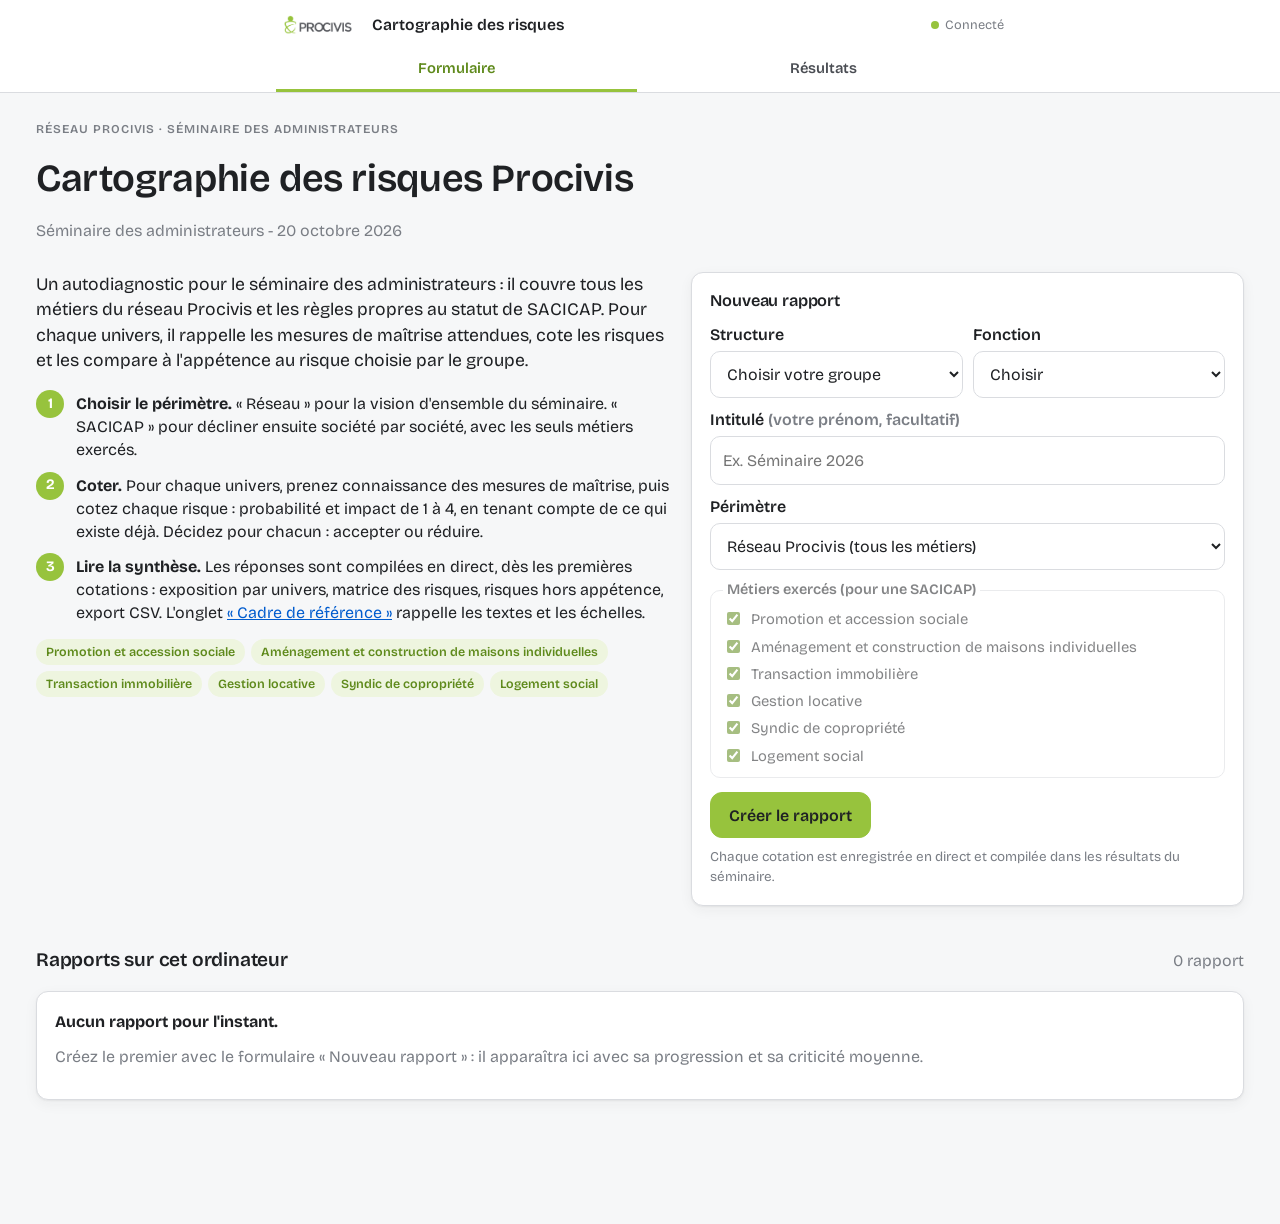
<file: index.html>
<!doctype html>
<html lang="fr">
<head>
<meta charset="utf-8">
<meta name="viewport" content="width=device-width, initial-scale=1, viewport-fit=cover">
<title>Cartographie des risques Procivis</title>
<meta name="description" content="Cartographie des risques du réseau Procivis : évaluation de la maîtrise et cotation des risques par les administrateurs.">
<meta name="robots" content="noindex">
<link rel="icon" type="image/png" href="assets/isotype-procivis.png">
<link rel="preconnect" href="https://fonts.googleapis.com">
<link rel="preconnect" href="https://fonts.gstatic.com" crossorigin>
<link href="https://fonts.googleapis.com/css2?family=Bricolage+Grotesque:opsz,wght@12..96,400;12..96,500;12..96,600;12..96,700&display=swap" rel="stylesheet">
<link rel="stylesheet" href="styles.css">
</head>
<body>
<header class="topbar">
  <div class="topbar-in">
    <a href="#/" aria-label="Accueil"><img src="assets/logo-procivis.png" alt="Procivis"></a>
    <div class="titre">Cartographie des risques</div>
    <div class="statut" id="statut"><span class="dot"></span><span id="statut-txt">Chargement</span></div>
  </div>
  <nav class="onglets" aria-label="Sections"><a id="ong-form" href="#/">Formulaire</a><a id="ong-res" href="#/resultats">Résultats</a></nav>
</header>
<main id="app" class="page" aria-live="polite"></main>
<div id="bottombar"></div>
<div class="toast" id="toast" role="status"></div>
<div class="tooltip" id="tooltip" role="tooltip"></div>
<!-- Numéro de version : à changer à chaque mise en ligne pour que les navigateurs ne gardent pas un ancien script en cache -->
<script src="config.js?v=2026-11-23-presidents"></script>
<script src="store.js?v=2026-11-23-presidents"></script>
<script src="app.js?v=2026-11-23-presidents"></script>
</body>
</html>
</file>
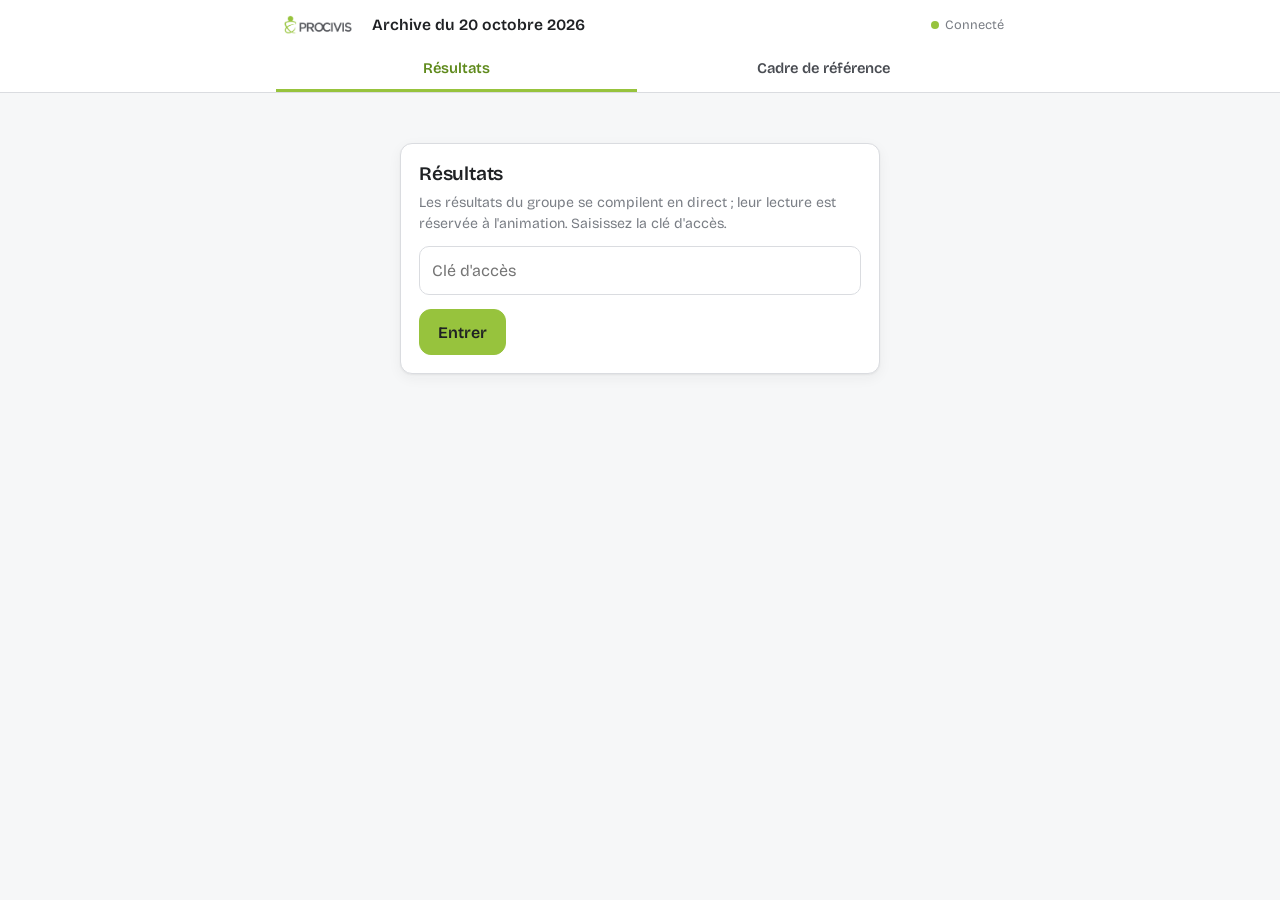
<file: archives/seminaire-2026-10-20/index.html>
<!doctype html>
<html lang="fr">
<head>
<meta charset="utf-8">
<meta name="viewport" content="width=device-width, initial-scale=1, viewport-fit=cover">
<title>Carto des risques - séminaire du 20 octobre 2026</title>
<meta name="description" content="Archive figée de la cartographie des risques Procivis telle que remplie au séminaire des administrateurs du 20 octobre 2026.">
<meta name="robots" content="noindex">
<link rel="icon" type="image/png" href="../../assets/isotype-procivis.png">
<link rel="preconnect" href="https://fonts.googleapis.com">
<link rel="preconnect" href="https://fonts.gstatic.com" crossorigin>
<link href="https://fonts.googleapis.com/css2?family=Bricolage+Grotesque:opsz,wght@12..96,400;12..96,500;12..96,600;12..96,700&display=swap" rel="stylesheet">
<link rel="stylesheet" href="styles.css?v=2026-10-29-archive">
</head>
<body>
<header class="topbar">
  <div class="topbar-in">
    <a href="#/resultats" aria-label="Résultats"><img src="../../assets/logo-procivis.png" alt="Procivis"></a>
    <div class="titre">Archive du 20 octobre 2026</div>
    <div class="statut" id="statut"><span class="dot"></span><span id="statut-txt">Chargement</span></div>
  </div>
  <nav class="onglets" aria-label="Sections"><a id="ong-res" href="#/resultats">Résultats</a><a id="ong-aide" href="#/aide">Cadre de référence</a></nav>
</header>
<main id="app" class="page" aria-live="polite"></main>
<div id="bottombar"></div>
<div class="toast" id="toast" role="status"></div>
<div class="tooltip" id="tooltip" role="tooltip"></div>
<script src="config.js?v=2026-10-29-archive"></script>
<script src="store.js?v=2026-10-29-archive"></script>
<script src="app.js?v=2026-10-29-archive"></script>
</body>
</html>
</file>
<file: styles.css>
:root {
  --vert: #97C33D;
  --vert-fonce: #5F8A1C;
  --vert-pale: #EEF5DF;
  --gris: #525459;
  --gris-moyen: #8A8D93;
  --gris-clair: #E6E7E9;
  --fond: #F6F7F8;
  --surface: #FFFFFF;
  --encre: #1F2124;
  --encre-2: #4A4D53;
  --encre-3: #7A7E85;
  --bordure: #DADCE0;
  --accent-bleu: #005CCE;
  /* Niveaux de criticité (statuts, toujours accompagnés d'un libellé) */
  --niv-faible-bg: #E6F0D3; --niv-faible-fg: #3F6312;
  --niv-modere-bg: #F9DC7A; --niv-modere-fg: #5C4600;
  --niv-eleve-bg: #F4A86A; --niv-eleve-fg: #5E2A00;
  --niv-critique-bg: #EA6E86; --niv-critique-fg: #4D0718;
  --rayon: 12px;
  --ombre: 0 1px 2px rgba(31,33,36,.06), 0 4px 14px rgba(31,33,36,.05);
  --police: "Bricolage Grotesque", system-ui, -apple-system, "Segoe UI", Roboto, sans-serif;
}
* { box-sizing: border-box; }
html { -webkit-text-size-adjust: 100%; }
body { margin: 0; background: var(--fond); color: var(--encre); font-family: var(--police); font-size: 16px; line-height: 1.45; }
a { color: var(--accent-bleu); }
button { font-family: inherit; font-size: inherit; }
h1, h2, h3 { line-height: 1.2; margin: 0 0 .5rem; font-weight: 600; letter-spacing: -.01em; }
h1 { font-size: 1.55rem; } h2 { font-size: 1.2rem; } h3 { font-size: 1.02rem; }
p { margin: 0 0 .75rem; }
.muted { color: var(--encre-3); }
.small { font-size: .88rem; }

/* En-tête */
.topbar { position: sticky; top: 0; z-index: 20; background: var(--surface); border-bottom: 1px solid var(--bordure); }
.topbar-in { max-width: 760px; margin: 0 auto; padding: 10px 16px; display: flex; align-items: center; gap: 12px; }
.topbar img { height: 30px; width: auto; display: block; }
.topbar .titre { font-weight: 600; font-size: .98rem; flex: 1; }
/* Onglets Formulaire / Résultats, visibles sur toutes les pages */
.onglets { max-width: 760px; margin: 0 auto; padding: 0 16px; display: flex; gap: 6px; }
.onglets a { flex: 1; text-align: center; padding: 8px 12px 10px; font-weight: 600; font-size: .92rem; color: var(--encre-2); text-decoration: none; border-bottom: 3px solid transparent; }
.onglets a:hover { color: var(--encre); }
.onglets a.actif { color: var(--vert-fonce); border-bottom-color: var(--vert); }
.statut { display: inline-flex; align-items: center; gap: 6px; font-size: .8rem; color: var(--encre-3); white-space: nowrap; }
.statut .dot { width: 8px; height: 8px; border-radius: 50%; background: var(--vert); }
.statut.off .dot { background: var(--gris-moyen); }
.statut.busy .dot { background: #FFC400; }
.statut.err .dot { background: #FF3E65; }

/* Mise en page */
.page { max-width: 760px; margin: 0 auto; padding: 20px 16px 110px; }
.page.large { max-width: 1240px; }
.panel { overflow-x: auto; background: var(--surface); border: 1px solid var(--bordure); border-radius: var(--rayon); padding: 18px; margin-bottom: 14px; box-shadow: var(--ombre); }
.panel.accent { border-left: 4px solid var(--vert); }
.hero { display: flex; flex-direction: column; gap: 10px; padding: 8px 0 18px; }
.hero img { width: 180px; height: auto; }
.hero .sous { color: var(--encre-2); }
.etapes { display: grid; gap: 10px; margin: 6px 0 4px; }
.etape { display: flex; gap: 12px; align-items: flex-start; }
.etape b { flex: none; width: 28px; height: 28px; border-radius: 50%; background: var(--vert); color: #fff; display: inline-flex; align-items: center; justify-content: center; font-size: .9rem; }
.etape p { margin: 2px 0 0; }

/* Formulaires */
label.champ { display: block; font-weight: 600; margin: 12px 0 6px; }
label.champ small { display: block; font-weight: 400; color: var(--encre-3); }
input[type=text], select, textarea { width: 100%; padding: 12px 12px; border: 1px solid var(--bordure); border-radius: 10px; background: #fff; font: inherit; color: var(--encre); }
textarea { min-height: 96px; resize: vertical; }
input:focus, select:focus, textarea:focus, button:focus-visible { outline: 3px solid rgba(151,195,61,.45); outline-offset: 1px; }
.radios { display: grid; gap: 8px; }
.radio, .check { display: flex; gap: 10px; align-items: flex-start; padding: 10px 12px; border: 1px solid var(--bordure); border-radius: 10px; background: #fff; cursor: pointer; }
.radio input, .check input { margin-top: 3px; accent-color: var(--vert-fonce); }
.radio.on, .check.on { border-color: var(--vert); background: var(--vert-pale); }

/* Boutons */
.btn { display: inline-flex; align-items: center; justify-content: center; gap: 8px; min-height: 46px; padding: 10px 18px; border-radius: 12px; border: 1px solid var(--bordure); background: #fff; color: var(--encre); cursor: pointer; font-weight: 600; text-decoration: none; }
.btn.primaire { background: var(--vert); border-color: var(--vert); color: #1F2124; }
.btn.primaire:hover { background: #88B232; }
.btn.secondaire { background: var(--gris); border-color: var(--gris); color: #fff; }
.btn.lien { border: 0; background: transparent; color: var(--accent-bleu); font-weight: 500; padding: 6px 4px; min-height: 0; }
.btn[disabled] { opacity: .55; cursor: default; }
.btn.danger { background: #FFE0E7; border-color: #FF3E65; color: #8A0F2E; }
.btn.danger:hover { background: #FFD0DA; }
.btn.bloc { width: 100%; }
.actions { display: flex; flex-wrap: wrap; gap: 10px; margin-top: 14px; }

/* Liste des univers */
.bloc-titre { margin: 18px 0 8px; font-size: .82rem; text-transform: uppercase; letter-spacing: .08em; color: var(--encre-3); font-weight: 600; }
.ucard { display: flex; align-items: center; gap: 12px; width: 100%; text-align: left; background: var(--surface); border: 1px solid var(--bordure); border-radius: var(--rayon); padding: 14px 16px; margin-bottom: 8px; cursor: pointer; box-shadow: var(--ombre); }
.ucard:hover { border-color: var(--vert); }
.ucard .code { flex: none; width: 52px; font-size: .78rem; font-weight: 700; color: var(--vert-fonce); }
.ucard .nom { flex: 1; font-weight: 600; }
.ucard .meta { display: block; font-size: .82rem; color: var(--encre-3); font-weight: 400; }
.chip { display: inline-flex; align-items: center; gap: 6px; padding: 4px 10px; border-radius: 999px; font-size: .78rem; font-weight: 600; background: var(--gris-clair); color: var(--encre-2); white-space: nowrap; }
.chip.ok { background: var(--vert-pale); color: var(--vert-fonce); }
.chip.encours { background: #FFF3C4; color: #6B5200; }
.chip.sync { background: #E3F0FF; color: #084A9E; }
.progress { height: 8px; border-radius: 999px; background: var(--gris-clair); overflow: hidden; }
.progress > span { display: block; height: 100%; background: var(--vert); border-radius: 999px; transition: width .3s; }
.resume { display: flex; align-items: center; justify-content: space-between; gap: 12px; flex-wrap: wrap; }

/* Saisie d'un univers */
.rhead { display: flex; flex-direction: column; gap: 6px; margin-bottom: 12px; }
.rhead .nav { display: flex; justify-content: space-between; gap: 8px; }
.ref { font-size: .86rem; color: var(--encre-3); }
details.cadre { margin: 8px 0 0; }
details.cadre summary { cursor: pointer; color: var(--accent-bleu); font-weight: 500; }
.section-titre { display: flex; align-items: baseline; gap: 10px; margin: 20px 0 10px; }
.section-titre .num { color: var(--vert-fonce); font-weight: 700; }
.q { padding: 14px 0; border-top: 1px solid var(--gris-clair); }
.q:first-of-type { border-top: 0; }
.q p { margin: 0 0 10px; }
.q.libre label { display: block; margin: 0 0 8px; }
.q.libre .muted { font-weight: 400; }
.q.ajoutee { background: var(--vert-pale); border-top: 0; border-radius: 10px; padding: 14px 12px; margin-top: 8px; }
.q.ajoutee .chip { vertical-align: middle; }
.ajout-actions { margin-top: 6px; }
.ajout-ligne { display: flex; flex-wrap: wrap; gap: 8px; }
.ajout-ligne input[type=text] { flex: 1 1 240px; width: auto; }
.pills { display: flex; flex-wrap: wrap; gap: 8px; }
.pill { min-height: 44px; padding: 8px 12px; border-radius: 999px; border: 1px solid var(--bordure); background: #fff; color: var(--encre-2); cursor: pointer; font-weight: 500; font-size: .92rem; }
.pill:hover { border-color: var(--vert-fonce); }
.pill.on { background: var(--vert); border-color: var(--vert); color: #1F2124; font-weight: 600; }
.pill.na.on { background: var(--gris); border-color: var(--gris); color: #fff; }
.risque { padding: 16px 0; border-top: 1px solid var(--gris-clair); }
.risque .lib { display: flex; gap: 10px; align-items: flex-start; margin-bottom: 10px; }
.risque .lib .code { flex: none; font-size: .78rem; font-weight: 700; color: var(--vert-fonce); padding-top: 3px; width: 56px; }
.risque .lib b { font-weight: 600; }
.rate { display: grid; grid-template-columns: 96px 1fr; align-items: center; gap: 8px; margin: 8px 0; }
.rate .lab { font-size: .88rem; color: var(--encre-2); font-weight: 600; }
.scale { display: grid; grid-template-columns: repeat(4, 1fr); gap: 6px; }
.scale .pill { padding: 6px 4px; display: flex; flex-direction: column; align-items: center; line-height: 1.15; }
.scale .pill small { font-size: .68rem; font-weight: 500; opacity: .85; }
.crit { display: flex; align-items: center; gap: 10px; flex-wrap: wrap; margin-top: 8px; }
.badge { display: inline-flex; align-items: center; gap: 6px; padding: 5px 10px; border-radius: 8px; font-size: .82rem; font-weight: 700; background: var(--gris-clair); color: var(--encre-2); }
.badge.faible { background: var(--niv-faible-bg); color: var(--niv-faible-fg); }
.badge.modere { background: var(--niv-modere-bg); color: var(--niv-modere-fg); }
.badge.eleve { background: var(--niv-eleve-bg); color: var(--niv-eleve-fg); }
.badge.critique { background: var(--niv-critique-bg); color: var(--niv-critique-fg); }
.trait { display: inline-flex; gap: 6px; }
.trait .pill { min-height: 38px; padding: 6px 12px; }
.trait .pill.red.on { background: #FFE0E7; border-color: #FF3E65; color: #8A0F2E; }

/* Barre basse fixe */
.bottombar { position: fixed; left: 0; right: 0; bottom: 0; z-index: 25; background: rgba(255,255,255,.96); backdrop-filter: blur(8px); border-top: 1px solid var(--bordure); }
.bottombar-in { max-width: 760px; margin: 0 auto; padding: 10px 16px calc(10px + env(safe-area-inset-bottom)); display: flex; gap: 10px; align-items: center; }
.bottombar .info { flex: 1; font-size: .84rem; color: var(--encre-2); }

/* Toast */
.toast { position: fixed; left: 50%; bottom: 90px; transform: translateX(-50%); background: var(--encre); color: #fff; padding: 10px 16px; border-radius: 10px; font-size: .9rem; z-index: 40; box-shadow: var(--ombre); opacity: 0; transition: opacity .25s; pointer-events: none; max-width: 92vw; text-align: center; }
.toast.on { opacity: 1; }

/* Aide : tableaux d'échelles */
table.echelle { width: 100%; border-collapse: collapse; font-size: .88rem; margin: 6px 0 14px; }
table.echelle th, table.echelle td { text-align: left; padding: 8px 8px; border-bottom: 1px solid var(--gris-clair); vertical-align: top; }
table.echelle th { color: var(--encre-3); font-weight: 600; font-size: .78rem; text-transform: uppercase; letter-spacing: .05em; }

/* Résultats (animateur) */
.filtres { display: flex; flex-wrap: wrap; gap: 10px; align-items: end; }
.filtres label { font-size: .8rem; color: var(--encre-3); font-weight: 600; display: block; margin-bottom: 4px; }
.filtres select { width: auto; min-width: 150px; padding: 9px 10px; }
.kpis { display: grid; grid-template-columns: repeat(auto-fit, minmax(150px, 1fr)); gap: 10px; }
.kpi { background: var(--surface); border: 1px solid var(--bordure); border-radius: var(--rayon); padding: 14px 16px; }
.kpi .v { font-size: 1.7rem; font-weight: 700; letter-spacing: -.02em; line-height: 1.1; }
.kpi .l { font-size: .82rem; color: var(--encre-3); margin-top: 4px; }
.grid2 { display: grid; grid-template-columns: 1fr; gap: 14px; }
@media (min-width: 900px) { .grid2 { grid-template-columns: 1fr 1fr; } }
.bars { display: grid; gap: 7px; }
.bar { display: grid; grid-template-columns: minmax(120px, 34%) 1fr 54px; align-items: center; gap: 10px; font-size: .88rem; }
.bar .lab { color: var(--encre-2); white-space: nowrap; overflow: hidden; text-overflow: ellipsis; }
.bar .track { height: 14px; background: var(--gris-clair); border-radius: 4px; overflow: hidden; position: relative; }
.bar .fill { position: absolute; left: 0; top: 0; bottom: 0; background: var(--vert); border-radius: 0 4px 4px 0; }
.bar .fill.gris { background: var(--gris-moyen); }
.bar .val { text-align: right; font-variant-numeric: tabular-nums; color: var(--encre); font-weight: 600; }
.bar.sub .lab { padding-left: 10px; color: var(--encre-3); }
.matrice { display: grid; grid-template-columns: 34px repeat(4, 1fr); grid-auto-rows: minmax(74px, auto); gap: 4px; }
.matrice .ax { display: flex; align-items: center; justify-content: center; font-size: .8rem; color: var(--encre-3); font-weight: 600; }
.matrice .cell { border-radius: 8px; padding: 6px; display: flex; flex-wrap: wrap; gap: 4px; align-content: flex-start; min-height: 74px; border: 1px solid rgba(0,0,0,.04); }
.matrice .cell.faible { background: var(--niv-faible-bg); }
.matrice .cell.modere { background: var(--niv-modere-bg); }
.matrice .cell.eleve { background: var(--niv-eleve-bg); }
.matrice .cell.critique { background: var(--niv-critique-bg); }
.matrice .rk { font-size: .72rem; font-weight: 700; background: rgba(255,255,255,.85); border: 1px solid rgba(0,0,0,.08); border-radius: 6px; padding: 2px 6px; cursor: default; color: var(--encre); }
.matrice .rk.hors { outline: 2px solid var(--encre); }
.axes-lab { display: flex; justify-content: space-between; font-size: .8rem; color: var(--encre-3); margin-top: 6px; }
table.res { width: 100%; border-collapse: collapse; font-size: .88rem; }
table.res th, table.res td { padding: 8px 8px; border-bottom: 1px solid var(--gris-clair); text-align: left; vertical-align: top; }
table.res th { font-size: .76rem; text-transform: uppercase; letter-spacing: .05em; color: var(--encre-3); font-weight: 600; }
table.res td.num, table.res th.num { text-align: right; font-variant-numeric: tabular-nums; white-space: nowrap; }
table.res tr.hors td:first-child { border-left: 3px solid var(--encre); }
.range { position: relative; height: 10px; background: var(--gris-clair); border-radius: 4px; min-width: 90px; }
.range > span { position: absolute; top: 0; bottom: 0; background: var(--gris-moyen); border-radius: 4px; }
.range > i { position: absolute; top: -2px; width: 3px; height: 14px; background: var(--encre); border-radius: 2px; }
.legende { display: flex; flex-wrap: wrap; gap: 10px; font-size: .8rem; color: var(--encre-2); margin-top: 8px; }
.legende .sw { display: inline-block; width: 12px; height: 12px; border-radius: 3px; vertical-align: -2px; margin-right: 5px; border: 1px solid rgba(0,0,0,.06); }
.legende .sw.rond { border-radius: 50%; }
.legende .sw.hors { background: #fff; border: 2px solid var(--encre); }
.remarque { padding: 10px 0; border-top: 1px solid var(--gris-clair); }
.remarque .qui { font-size: .8rem; color: var(--encre-3); }
.tooltip { white-space: pre-line; position: fixed; z-index: 50; background: var(--encre); color: #fff; padding: 8px 10px; border-radius: 8px; font-size: .82rem; max-width: 300px; pointer-events: none; display: none; box-shadow: var(--ombre); }
.tooltip.on { display: block; }
.bandeau { background: #FFF3C4; color: #6B5200; border: 1px solid #F3DC7A; border-radius: 10px; padding: 10px 14px; margin-bottom: 14px; font-size: .9rem; }
.bandeau.erreur { background: #FFE0E7; color: #8A0F2E; border-color: #FFB3C2; }
.bandeau.ok { background: var(--vert-pale); color: var(--vert-fonce); border-color: var(--vert); }
/* Remise à zéro de la session (onglet Résultats) et effacement local (accueil) */
.reinit-in { display: flex; gap: 16px; align-items: center; justify-content: space-between; flex-wrap: wrap; }
.reinit-in > div:first-child { flex: 1 1 420px; }
.reinit h2 { font-size: 1.05rem; margin-bottom: 4px; }
.reinit p { margin: 0; }
.reinit .confirm { flex: 1 1 100%; background: #FFE0E7; border-radius: 10px; padding: 12px 14px; color: #4D0718; }
.reinit .confirm p { margin: 0 0 8px; }
.reinit .confirm .actions { margin-top: 6px; }
.confirm-local { border-left: 4px solid #FF3E65; }
.vide { text-align: center; padding: 30px 10px; color: var(--encre-3); }
@media (max-width: 480px) {
  .topbar .titre { font-size: .9rem; }
  .rate { grid-template-columns: 1fr; gap: 4px; }
  .scale .pill small { display: none; }
  .filtres select { min-width: 120px; }
}
@media print {
  .topbar, .bottombar, .filtres, .btn { display: none !important; }
  .page { padding: 0; }
}

/* Matrice en nuage de points */
.scatter { width: 100%; max-width: 760px; height: auto; display: block; max-height: 640px; margin: 0 auto; }
.scatter .c-faible { fill: var(--niv-faible-bg); }
.scatter .c-modere { fill: var(--niv-modere-bg); }
.scatter .c-eleve { fill: var(--niv-eleve-bg); }
.scatter .c-critique { fill: var(--niv-critique-bg); }
.scatter .axl { font-size: 11px; fill: var(--encre-3); font-family: var(--police); }
.scatter .axt { font-size: 11.5px; fill: var(--encre-2); font-weight: 600; font-family: var(--police); }
.scatter .pt circle { stroke: #fff; stroke-width: 2; cursor: default; } /* remplissage posé dans le SVG : une couleur par groupe */
.scatter .pt.hors circle { stroke: var(--encre); stroke-width: 2.5; }
.scatter .pt:hover circle { stroke: var(--encre); stroke-width: 3.5; }
.scatter .ptl { font-size: 10.5px; font-weight: 700; fill: var(--encre); font-family: var(--police); paint-order: stroke; stroke: #fff; stroke-width: 3px; stroke-linejoin: round; pointer-events: none; }

/* Accueil : disposition reprise de l'artifact d'origine (texte à gauche, « Nouveau rapport » à droite) */
.eyebrow { font-size: .75rem; letter-spacing: .08em; text-transform: uppercase; color: var(--encre-3); font-weight: 600; margin: 0 0 6px; }
.hero h1 { font-size: clamp(1.7rem, 3.4vw, 2.4rem); }
.intro { display: grid; grid-template-columns: 1fr; gap: 20px; align-items: start; margin-bottom: 28px; }
@media (min-width: 900px) { .intro { grid-template-columns: 1.15fr 1fr; } }
.intro-txt .lead { font-size: 1.1rem; max-width: 62ch; margin-bottom: 16px; }
.famlist { display: flex; flex-wrap: wrap; gap: 6px; margin-top: 14px; }
.chip.accent { background: var(--vert-pale); color: var(--vert-fonce); }
.newform .row { display: grid; grid-template-columns: 1fr; gap: 10px; }
@media (min-width: 560px) { .newform .row { grid-template-columns: 1fr 1fr; } }
.newform label.f { display: block; font-weight: 600; margin: 0 0 10px; }
.newform label.f input, .newform label.f select { margin-top: 5px; font-weight: 400; }
.newform fieldset.mets { border: 1px solid var(--bordure); border-radius: 10px; padding: 8px 12px 10px; margin: 2px 0 14px; display: grid; gap: 6px; }
.newform fieldset.mets legend { font-weight: 600; font-size: .9rem; padding: 0 4px; }
.newform fieldset.mets label { display: flex; gap: 8px; align-items: flex-start; font-size: .92rem; cursor: pointer; }
.newform fieldset.mets input { margin-top: 3px; accent-color: var(--vert-fonce); }
.newform fieldset.mets.inactif { opacity: .55; }
.newform .note { font-size: .84rem; color: var(--encre-3); margin: 10px 0 0; }
.rapports .rap-head { display: flex; justify-content: space-between; align-items: baseline; gap: 12px; flex-wrap: wrap; margin-bottom: 12px; }
table.rap td, table.rap th { padding: 12px 14px; }

/* ---------- Référentiel v5 : identifiants, liens mesures-risques, risques subis, ajout de question ---------- */
.q .lib { display: flex; gap: 10px; align-items: flex-start; }
.q .lib .code { flex: none; width: 66px; font-size: .78rem; font-weight: 700; color: var(--vert-fonce); padding-top: 3px; }
.q .lib p { margin: 0 0 8px; flex: 1; }
.liens { display: flex; flex-wrap: wrap; gap: 4px 6px; align-items: center; margin: 0 0 10px 76px; font-size: .8rem; color: var(--encre-3); }
.risque .liens { margin-left: 66px; }
.lien { display: inline-block; padding: 1px 8px; border-radius: 999px; background: var(--gris-clair); color: var(--encre-2); font-weight: 600; font-size: .76rem; cursor: help; }
.lien.ailleurs { background: #fff; border: 1px dashed var(--bordure); }
.lien small { font-weight: 400; font-size: .72rem; }
.orphelin { color: #8A1C1C; font-weight: 600; }
.chip.subi { background: #FDE8E8; color: #8A1C1C; }
.ajout-zone { margin-top: 18px; padding-top: 14px; border-top: 2px solid var(--gris-clair); }
.ajout-zone h3 { margin: 0 0 4px; font-size: 1rem; }
.ajout-zone .q.libre { padding-top: 6px; }
@media (max-width: 600px) { .liens, .risque .liens { margin-left: 0; } }

/* ---------- 14 octobre 2026 : partie 1 descriptive (mesures de maîtrise lues, non cotées) ---------- */
.intro-mesures { margin: -2px 0 6px; }
.mesures { list-style: none; margin: 0; padding: 0; }
.mesures li { display: flex; gap: 10px; align-items: flex-start; padding: 11px 0; border-top: 1px solid var(--gris-clair); }
.mesures li:first-child { border-top: 0; }
.mesures .code { flex: none; width: 66px; font-size: .78rem; font-weight: 700; color: var(--vert-fonce); padding-top: 3px; }
.mesures .txt { flex: 1; min-width: 0; }
.mesures .txt p { margin: 0 0 4px; }
.mesures .liens { margin: 0; }
@media (max-width: 600px) { .mesures li { flex-direction: column; gap: 2px; } .mesures .code { width: auto; padding-top: 0; } }
</file>
<file: archives/seminaire-2026-10-20/styles.css>
:root {
  --vert: #97C33D;
  --vert-fonce: #5F8A1C;
  --vert-pale: #EEF5DF;
  --gris: #525459;
  --gris-moyen: #8A8D93;
  --gris-clair: #E6E7E9;
  --fond: #F6F7F8;
  --surface: #FFFFFF;
  --encre: #1F2124;
  --encre-2: #4A4D53;
  --encre-3: #7A7E85;
  --bordure: #DADCE0;
  --accent-bleu: #005CCE;
  /* Niveaux de criticité (statuts, toujours accompagnés d'un libellé) */
  --niv-faible-bg: #E6F0D3; --niv-faible-fg: #3F6312;
  --niv-modere-bg: #F9DC7A; --niv-modere-fg: #5C4600;
  --niv-eleve-bg: #F4A86A; --niv-eleve-fg: #5E2A00;
  --niv-critique-bg: #EA6E86; --niv-critique-fg: #4D0718;
  --rayon: 12px;
  --ombre: 0 1px 2px rgba(31,33,36,.06), 0 4px 14px rgba(31,33,36,.05);
  --police: "Bricolage Grotesque", system-ui, -apple-system, "Segoe UI", Roboto, sans-serif;
}
* { box-sizing: border-box; }
html { -webkit-text-size-adjust: 100%; }
body { margin: 0; background: var(--fond); color: var(--encre); font-family: var(--police); font-size: 16px; line-height: 1.45; }
a { color: var(--accent-bleu); }
button { font-family: inherit; font-size: inherit; }
h1, h2, h3 { line-height: 1.2; margin: 0 0 .5rem; font-weight: 600; letter-spacing: -.01em; }
h1 { font-size: 1.55rem; } h2 { font-size: 1.2rem; } h3 { font-size: 1.02rem; }
p { margin: 0 0 .75rem; }
.muted { color: var(--encre-3); }
.small { font-size: .88rem; }

/* En-tête */
.topbar { position: sticky; top: 0; z-index: 20; background: var(--surface); border-bottom: 1px solid var(--bordure); }
.topbar-in { max-width: 760px; margin: 0 auto; padding: 10px 16px; display: flex; align-items: center; gap: 12px; }
.topbar img { height: 30px; width: auto; display: block; }
.topbar .titre { font-weight: 600; font-size: .98rem; flex: 1; }
/* Onglets Formulaire / Résultats, visibles sur toutes les pages */
.onglets { max-width: 760px; margin: 0 auto; padding: 0 16px; display: flex; gap: 6px; }
.onglets a { flex: 1; text-align: center; padding: 8px 12px 10px; font-weight: 600; font-size: .92rem; color: var(--encre-2); text-decoration: none; border-bottom: 3px solid transparent; }
.onglets a:hover { color: var(--encre); }
.onglets a.actif { color: var(--vert-fonce); border-bottom-color: var(--vert); }
.statut { display: inline-flex; align-items: center; gap: 6px; font-size: .8rem; color: var(--encre-3); white-space: nowrap; }
.statut .dot { width: 8px; height: 8px; border-radius: 50%; background: var(--vert); }
.statut.off .dot { background: var(--gris-moyen); }
.statut.busy .dot { background: #FFC400; }
.statut.err .dot { background: #FF3E65; }

/* Mise en page */
.page { max-width: 760px; margin: 0 auto; padding: 20px 16px 110px; }
.page.large { max-width: 1240px; }
.panel { overflow-x: auto; background: var(--surface); border: 1px solid var(--bordure); border-radius: var(--rayon); padding: 18px; margin-bottom: 14px; box-shadow: var(--ombre); }
.panel.accent { border-left: 4px solid var(--vert); }
.hero { display: flex; flex-direction: column; gap: 10px; padding: 8px 0 18px; }
.hero img { width: 180px; height: auto; }
.hero .sous { color: var(--encre-2); }
.etapes { display: grid; gap: 10px; margin: 6px 0 4px; }
.etape { display: flex; gap: 12px; align-items: flex-start; }
.etape b { flex: none; width: 28px; height: 28px; border-radius: 50%; background: var(--vert); color: #fff; display: inline-flex; align-items: center; justify-content: center; font-size: .9rem; }
.etape p { margin: 2px 0 0; }

/* Formulaires */
label.champ { display: block; font-weight: 600; margin: 12px 0 6px; }
label.champ small { display: block; font-weight: 400; color: var(--encre-3); }
input[type=text], select, textarea { width: 100%; padding: 12px 12px; border: 1px solid var(--bordure); border-radius: 10px; background: #fff; font: inherit; color: var(--encre); }
textarea { min-height: 96px; resize: vertical; }
input:focus, select:focus, textarea:focus, button:focus-visible { outline: 3px solid rgba(151,195,61,.45); outline-offset: 1px; }
.radios { display: grid; gap: 8px; }
.radio, .check { display: flex; gap: 10px; align-items: flex-start; padding: 10px 12px; border: 1px solid var(--bordure); border-radius: 10px; background: #fff; cursor: pointer; }
.radio input, .check input { margin-top: 3px; accent-color: var(--vert-fonce); }
.radio.on, .check.on { border-color: var(--vert); background: var(--vert-pale); }

/* Boutons */
.btn { display: inline-flex; align-items: center; justify-content: center; gap: 8px; min-height: 46px; padding: 10px 18px; border-radius: 12px; border: 1px solid var(--bordure); background: #fff; color: var(--encre); cursor: pointer; font-weight: 600; text-decoration: none; }
.btn.primaire { background: var(--vert); border-color: var(--vert); color: #1F2124; }
.btn.primaire:hover { background: #88B232; }
.btn.secondaire { background: var(--gris); border-color: var(--gris); color: #fff; }
.btn.lien { border: 0; background: transparent; color: var(--accent-bleu); font-weight: 500; padding: 6px 4px; min-height: 0; }
.btn[disabled] { opacity: .55; cursor: default; }
.btn.danger { background: #FFE0E7; border-color: #FF3E65; color: #8A0F2E; }
.btn.danger:hover { background: #FFD0DA; }
.btn.bloc { width: 100%; }
.actions { display: flex; flex-wrap: wrap; gap: 10px; margin-top: 14px; }

/* Liste des univers */
.bloc-titre { margin: 18px 0 8px; font-size: .82rem; text-transform: uppercase; letter-spacing: .08em; color: var(--encre-3); font-weight: 600; }
.ucard { display: flex; align-items: center; gap: 12px; width: 100%; text-align: left; background: var(--surface); border: 1px solid var(--bordure); border-radius: var(--rayon); padding: 14px 16px; margin-bottom: 8px; cursor: pointer; box-shadow: var(--ombre); }
.ucard:hover { border-color: var(--vert); }
.ucard .code { flex: none; width: 52px; font-size: .78rem; font-weight: 700; color: var(--vert-fonce); }
.ucard .nom { flex: 1; font-weight: 600; }
.ucard .meta { display: block; font-size: .82rem; color: var(--encre-3); font-weight: 400; }
.chip { display: inline-flex; align-items: center; gap: 6px; padding: 4px 10px; border-radius: 999px; font-size: .78rem; font-weight: 600; background: var(--gris-clair); color: var(--encre-2); white-space: nowrap; }
.chip.ok { background: var(--vert-pale); color: var(--vert-fonce); }
.chip.encours { background: #FFF3C4; color: #6B5200; }
.chip.sync { background: #E3F0FF; color: #084A9E; }
.progress { height: 8px; border-radius: 999px; background: var(--gris-clair); overflow: hidden; }
.progress > span { display: block; height: 100%; background: var(--vert); border-radius: 999px; transition: width .3s; }
.resume { display: flex; align-items: center; justify-content: space-between; gap: 12px; flex-wrap: wrap; }

/* Saisie d'un univers */
.rhead { display: flex; flex-direction: column; gap: 6px; margin-bottom: 12px; }
.rhead .nav { display: flex; justify-content: space-between; gap: 8px; }
.ref { font-size: .86rem; color: var(--encre-3); }
details.cadre { margin: 8px 0 0; }
details.cadre summary { cursor: pointer; color: var(--accent-bleu); font-weight: 500; }
.section-titre { display: flex; align-items: baseline; gap: 10px; margin: 20px 0 10px; }
.section-titre .num { color: var(--vert-fonce); font-weight: 700; }
.q { padding: 14px 0; border-top: 1px solid var(--gris-clair); }
.q:first-of-type { border-top: 0; }
.q p { margin: 0 0 10px; }
.q.libre label { display: block; margin: 0 0 8px; }
.q.libre .muted { font-weight: 400; }
.q.ajoutee { background: var(--vert-pale); border-top: 0; border-radius: 10px; padding: 14px 12px; margin-top: 8px; }
.q.ajoutee .chip { vertical-align: middle; }
.ajout-actions { margin-top: 6px; }
.ajout-ligne { display: flex; flex-wrap: wrap; gap: 8px; }
.ajout-ligne input[type=text] { flex: 1 1 240px; width: auto; }
.pills { display: flex; flex-wrap: wrap; gap: 8px; }
.pill { min-height: 44px; padding: 8px 12px; border-radius: 999px; border: 1px solid var(--bordure); background: #fff; color: var(--encre-2); cursor: pointer; font-weight: 500; font-size: .92rem; }
.pill:hover { border-color: var(--vert-fonce); }
.pill.on { background: var(--vert); border-color: var(--vert); color: #1F2124; font-weight: 600; }
.pill.na.on { background: var(--gris); border-color: var(--gris); color: #fff; }
.risque { padding: 16px 0; border-top: 1px solid var(--gris-clair); }
.risque .lib { display: flex; gap: 10px; align-items: flex-start; margin-bottom: 10px; }
.risque .lib .code { flex: none; font-size: .78rem; font-weight: 700; color: var(--vert-fonce); padding-top: 3px; width: 56px; }
.risque .lib b { font-weight: 600; }
.rate { display: grid; grid-template-columns: 96px 1fr; align-items: center; gap: 8px; margin: 8px 0; }
.rate .lab { font-size: .88rem; color: var(--encre-2); font-weight: 600; }
.scale { display: grid; grid-template-columns: repeat(4, 1fr); gap: 6px; }
.scale .pill { padding: 6px 4px; display: flex; flex-direction: column; align-items: center; line-height: 1.15; }
.scale .pill small { font-size: .68rem; font-weight: 500; opacity: .85; }
.crit { display: flex; align-items: center; gap: 10px; flex-wrap: wrap; margin-top: 8px; }
.badge { display: inline-flex; align-items: center; gap: 6px; padding: 5px 10px; border-radius: 8px; font-size: .82rem; font-weight: 700; background: var(--gris-clair); color: var(--encre-2); }
.badge.faible { background: var(--niv-faible-bg); color: var(--niv-faible-fg); }
.badge.modere { background: var(--niv-modere-bg); color: var(--niv-modere-fg); }
.badge.eleve { background: var(--niv-eleve-bg); color: var(--niv-eleve-fg); }
.badge.critique { background: var(--niv-critique-bg); color: var(--niv-critique-fg); }
.trait { display: inline-flex; gap: 6px; }
.trait .pill { min-height: 38px; padding: 6px 12px; }
.trait .pill.red.on { background: #FFE0E7; border-color: #FF3E65; color: #8A0F2E; }

/* Barre basse fixe */
.bottombar { position: fixed; left: 0; right: 0; bottom: 0; z-index: 25; background: rgba(255,255,255,.96); backdrop-filter: blur(8px); border-top: 1px solid var(--bordure); }
.bottombar-in { max-width: 760px; margin: 0 auto; padding: 10px 16px calc(10px + env(safe-area-inset-bottom)); display: flex; gap: 10px; align-items: center; }
.bottombar .info { flex: 1; font-size: .84rem; color: var(--encre-2); }

/* Toast */
.toast { position: fixed; left: 50%; bottom: 90px; transform: translateX(-50%); background: var(--encre); color: #fff; padding: 10px 16px; border-radius: 10px; font-size: .9rem; z-index: 40; box-shadow: var(--ombre); opacity: 0; transition: opacity .25s; pointer-events: none; max-width: 92vw; text-align: center; }
.toast.on { opacity: 1; }

/* Aide : tableaux d'échelles */
table.echelle { width: 100%; border-collapse: collapse; font-size: .88rem; margin: 6px 0 14px; }
table.echelle th, table.echelle td { text-align: left; padding: 8px 8px; border-bottom: 1px solid var(--gris-clair); vertical-align: top; }
table.echelle th { color: var(--encre-3); font-weight: 600; font-size: .78rem; text-transform: uppercase; letter-spacing: .05em; }

/* Résultats (animateur) */
.filtres { display: flex; flex-wrap: wrap; gap: 10px; align-items: end; }
.filtres label { font-size: .8rem; color: var(--encre-3); font-weight: 600; display: block; margin-bottom: 4px; }
.filtres select { width: auto; min-width: 150px; padding: 9px 10px; }
.kpis { display: grid; grid-template-columns: repeat(auto-fit, minmax(150px, 1fr)); gap: 10px; }
.kpi { background: var(--surface); border: 1px solid var(--bordure); border-radius: var(--rayon); padding: 14px 16px; }
.kpi .v { font-size: 1.7rem; font-weight: 700; letter-spacing: -.02em; line-height: 1.1; }
.kpi .l { font-size: .82rem; color: var(--encre-3); margin-top: 4px; }
.grid2 { display: grid; grid-template-columns: 1fr; gap: 14px; }
@media (min-width: 900px) { .grid2 { grid-template-columns: 1fr 1fr; } }
.bars { display: grid; gap: 7px; }
.bar { display: grid; grid-template-columns: minmax(120px, 34%) 1fr 54px; align-items: center; gap: 10px; font-size: .88rem; }
.bar .lab { color: var(--encre-2); white-space: nowrap; overflow: hidden; text-overflow: ellipsis; }
.bar .track { height: 14px; background: var(--gris-clair); border-radius: 4px; overflow: hidden; position: relative; }
.bar .fill { position: absolute; left: 0; top: 0; bottom: 0; background: var(--vert); border-radius: 0 4px 4px 0; }
.bar .fill.gris { background: var(--gris-moyen); }
.bar .val { text-align: right; font-variant-numeric: tabular-nums; color: var(--encre); font-weight: 600; }
.bar.sub .lab { padding-left: 10px; color: var(--encre-3); }
.matrice { display: grid; grid-template-columns: 34px repeat(4, 1fr); grid-auto-rows: minmax(74px, auto); gap: 4px; }
.matrice .ax { display: flex; align-items: center; justify-content: center; font-size: .8rem; color: var(--encre-3); font-weight: 600; }
.matrice .cell { border-radius: 8px; padding: 6px; display: flex; flex-wrap: wrap; gap: 4px; align-content: flex-start; min-height: 74px; border: 1px solid rgba(0,0,0,.04); }
.matrice .cell.faible { background: var(--niv-faible-bg); }
.matrice .cell.modere { background: var(--niv-modere-bg); }
.matrice .cell.eleve { background: var(--niv-eleve-bg); }
.matrice .cell.critique { background: var(--niv-critique-bg); }
.matrice .rk { font-size: .72rem; font-weight: 700; background: rgba(255,255,255,.85); border: 1px solid rgba(0,0,0,.08); border-radius: 6px; padding: 2px 6px; cursor: default; color: var(--encre); }
.matrice .rk.hors { outline: 2px solid var(--encre); }
.axes-lab { display: flex; justify-content: space-between; font-size: .8rem; color: var(--encre-3); margin-top: 6px; }
table.res { width: 100%; border-collapse: collapse; font-size: .88rem; }
table.res th, table.res td { padding: 8px 8px; border-bottom: 1px solid var(--gris-clair); text-align: left; vertical-align: top; }
table.res th { font-size: .76rem; text-transform: uppercase; letter-spacing: .05em; color: var(--encre-3); font-weight: 600; }
table.res td.num, table.res th.num { text-align: right; font-variant-numeric: tabular-nums; white-space: nowrap; }
table.res tr.hors td:first-child { border-left: 3px solid var(--encre); }
.range { position: relative; height: 10px; background: var(--gris-clair); border-radius: 4px; min-width: 90px; }
.range > span { position: absolute; top: 0; bottom: 0; background: var(--gris-moyen); border-radius: 4px; }
.range > i { position: absolute; top: -2px; width: 3px; height: 14px; background: var(--encre); border-radius: 2px; }
.legende { display: flex; flex-wrap: wrap; gap: 10px; font-size: .8rem; color: var(--encre-2); margin-top: 8px; }
.legende .sw { display: inline-block; width: 12px; height: 12px; border-radius: 3px; vertical-align: -2px; margin-right: 5px; border: 1px solid rgba(0,0,0,.06); }
.legende .sw.rond { border-radius: 50%; }
.legende .sw.hors { background: #fff; border: 2px solid var(--encre); }
.remarque { padding: 10px 0; border-top: 1px solid var(--gris-clair); }
.remarque .qui { font-size: .8rem; color: var(--encre-3); }
.tooltip { white-space: pre-line; position: fixed; z-index: 50; background: var(--encre); color: #fff; padding: 8px 10px; border-radius: 8px; font-size: .82rem; max-width: 300px; pointer-events: none; display: none; box-shadow: var(--ombre); }
.tooltip.on { display: block; }
.bandeau { background: #FFF3C4; color: #6B5200; border: 1px solid #F3DC7A; border-radius: 10px; padding: 10px 14px; margin-bottom: 14px; font-size: .9rem; }
.bandeau.erreur { background: #FFE0E7; color: #8A0F2E; border-color: #FFB3C2; }
.bandeau.ok { background: var(--vert-pale); color: var(--vert-fonce); border-color: var(--vert); }
/* Remise à zéro de la session (onglet Résultats) et effacement local (accueil) */
.reinit-in { display: flex; gap: 16px; align-items: center; justify-content: space-between; flex-wrap: wrap; }
.reinit-in > div:first-child { flex: 1 1 420px; }
.reinit h2 { font-size: 1.05rem; margin-bottom: 4px; }
.reinit p { margin: 0; }
.reinit .confirm { flex: 1 1 100%; background: #FFE0E7; border-radius: 10px; padding: 12px 14px; color: #4D0718; }
.reinit .confirm p { margin: 0 0 8px; }
.reinit .confirm .actions { margin-top: 6px; }
.confirm-local { border-left: 4px solid #FF3E65; }
.vide { text-align: center; padding: 30px 10px; color: var(--encre-3); }
@media (max-width: 480px) {
  .topbar .titre { font-size: .9rem; }
  .rate { grid-template-columns: 1fr; gap: 4px; }
  .scale .pill small { display: none; }
  .filtres select { min-width: 120px; }
}
@media print {
  .topbar, .bottombar, .filtres, .btn { display: none !important; }
  .page { padding: 0; }
}

/* Matrice en nuage de points */
.scatter { width: 100%; max-width: 760px; height: auto; display: block; max-height: 640px; margin: 0 auto; }
.scatter .c-faible { fill: var(--niv-faible-bg); }
.scatter .c-modere { fill: var(--niv-modere-bg); }
.scatter .c-eleve { fill: var(--niv-eleve-bg); }
.scatter .c-critique { fill: var(--niv-critique-bg); }
.scatter .axl { font-size: 11px; fill: var(--encre-3); font-family: var(--police); }
.scatter .axt { font-size: 11.5px; fill: var(--encre-2); font-weight: 600; font-family: var(--police); }
.scatter .pt circle { stroke: #fff; stroke-width: 2; cursor: default; } /* remplissage posé dans le SVG : une couleur par groupe */
.scatter .pt.hors circle { stroke: var(--encre); stroke-width: 2.5; }
.scatter .pt:hover circle { stroke: var(--encre); stroke-width: 3.5; }
.scatter .ptl { font-size: 10.5px; font-weight: 700; fill: var(--encre); font-family: var(--police); paint-order: stroke; stroke: #fff; stroke-width: 3px; stroke-linejoin: round; pointer-events: none; }

/* Accueil : disposition reprise de l'artifact d'origine (texte à gauche, « Nouveau rapport » à droite) */
.eyebrow { font-size: .75rem; letter-spacing: .08em; text-transform: uppercase; color: var(--encre-3); font-weight: 600; margin: 0 0 6px; }
.hero h1 { font-size: clamp(1.7rem, 3.4vw, 2.4rem); }
.intro { display: grid; grid-template-columns: 1fr; gap: 20px; align-items: start; margin-bottom: 28px; }
@media (min-width: 900px) { .intro { grid-template-columns: 1.15fr 1fr; } }
.intro-txt .lead { font-size: 1.1rem; max-width: 62ch; margin-bottom: 16px; }
.famlist { display: flex; flex-wrap: wrap; gap: 6px; margin-top: 14px; }
.chip.accent { background: var(--vert-pale); color: var(--vert-fonce); }
.newform .row { display: grid; grid-template-columns: 1fr; gap: 10px; }
@media (min-width: 560px) { .newform .row { grid-template-columns: 1fr 1fr; } }
.newform label.f { display: block; font-weight: 600; margin: 0 0 10px; }
.newform label.f input, .newform label.f select { margin-top: 5px; font-weight: 400; }
.newform fieldset.mets { border: 1px solid var(--bordure); border-radius: 10px; padding: 8px 12px 10px; margin: 2px 0 14px; display: grid; gap: 6px; }
.newform fieldset.mets legend { font-weight: 600; font-size: .9rem; padding: 0 4px; }
.newform fieldset.mets label { display: flex; gap: 8px; align-items: flex-start; font-size: .92rem; cursor: pointer; }
.newform fieldset.mets input { margin-top: 3px; accent-color: var(--vert-fonce); }
.newform fieldset.mets.inactif { opacity: .55; }
.newform .note { font-size: .84rem; color: var(--encre-3); margin: 10px 0 0; }
.rapports .rap-head { display: flex; justify-content: space-between; align-items: baseline; gap: 12px; flex-wrap: wrap; margin-bottom: 12px; }
table.rap td, table.rap th { padding: 12px 14px; }

/* ---------- Référentiel v5 : identifiants, liens mesures-risques, risques subis, ajout de question ---------- */
.q .lib { display: flex; gap: 10px; align-items: flex-start; }
.q .lib .code { flex: none; width: 66px; font-size: .78rem; font-weight: 700; color: var(--vert-fonce); padding-top: 3px; }
.q .lib p { margin: 0 0 8px; flex: 1; }
.liens { display: flex; flex-wrap: wrap; gap: 4px 6px; align-items: center; margin: 0 0 10px 76px; font-size: .8rem; color: var(--encre-3); }
.risque .liens { margin-left: 66px; }
.lien { display: inline-block; padding: 1px 8px; border-radius: 999px; background: var(--gris-clair); color: var(--encre-2); font-weight: 600; font-size: .76rem; cursor: help; }
.lien.ailleurs { background: #fff; border: 1px dashed var(--bordure); }
.lien small { font-weight: 400; font-size: .72rem; }
.orphelin { color: #8A1C1C; font-weight: 600; }
.chip.subi { background: #FDE8E8; color: #8A1C1C; }
.ajout-zone { margin-top: 18px; padding-top: 14px; border-top: 2px solid var(--gris-clair); }
.ajout-zone h3 { margin: 0 0 4px; font-size: 1rem; }
.ajout-zone .q.libre { padding-top: 6px; }
@media (max-width: 600px) { .liens, .risque .liens { margin-left: 0; } }

/* ---------- 14 octobre 2026 : partie 1 descriptive (mesures de maîtrise lues, non cotées) ---------- */
.intro-mesures { margin: -2px 0 6px; }
.mesures { list-style: none; margin: 0; padding: 0; }
.mesures li { display: flex; gap: 10px; align-items: flex-start; padding: 11px 0; border-top: 1px solid var(--gris-clair); }
.mesures li:first-child { border-top: 0; }
.mesures .code { flex: none; width: 66px; font-size: .78rem; font-weight: 700; color: var(--vert-fonce); padding-top: 3px; }
.mesures .txt { flex: 1; min-width: 0; }
.mesures .txt p { margin: 0 0 4px; }
.mesures .liens { margin: 0; }
@media (max-width: 600px) { .mesures li { flex-direction: column; gap: 2px; } .mesures .code { width: auto; padding-top: 0; } }
</file>
